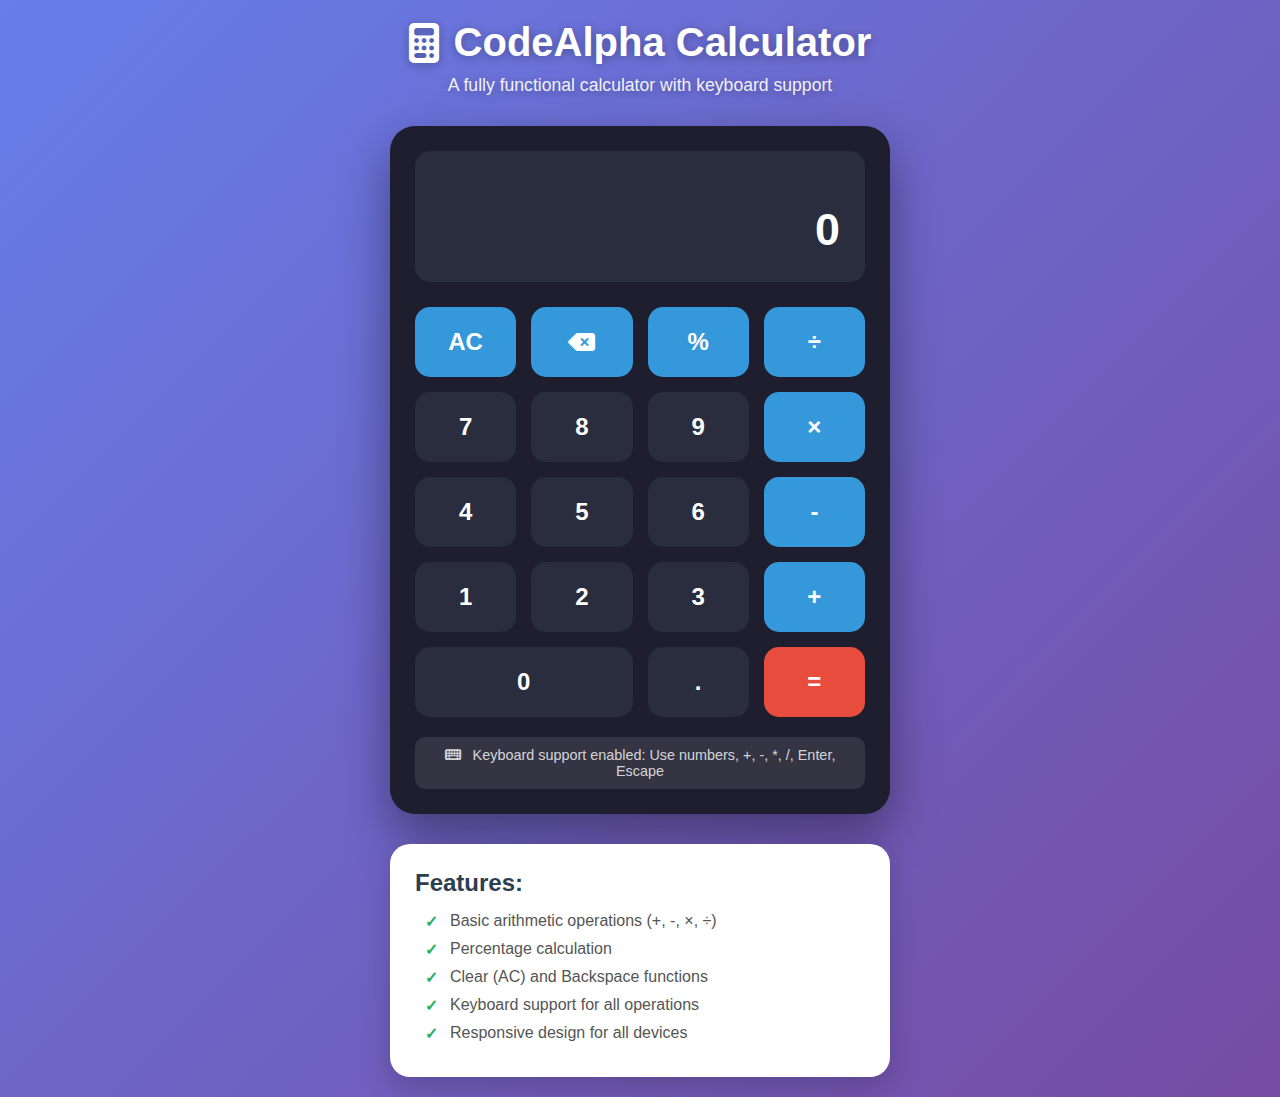
<file: task2/index.html>
<!DOCTYPE html>
<html lang="en">
<head>
    <meta charset="UTF-8">
    <meta name="viewport" content="width=device-width, initial-scale=1.0">
    <title>Calculator - CodeAlpha</title>
    <link rel="stylesheet" href="style.css">
    <link rel="stylesheet" href="https://cdnjs.cloudflare.com/ajax/libs/font-awesome/6.4.0/css/all.min.css">
</head>
<body>
    <div class="container">
        <header>
            <h1><i class="fas fa-calculator"></i> CodeAlpha Calculator</h1>
            <p>A fully functional calculator with keyboard support</p>
        </header>
        
        <div class="calculator">
            <div class="display">
                <div class="previous-operand" id="previous-operand"></div>
                <div class="current-operand" id="current-operand">0</div>
            </div>
            
            <div class="buttons">
                <button class="btn operation" data-operation="clear">AC</button>
                <button class="btn operation" data-operation="backspace">
                    <i class="fas fa-backspace"></i>
                </button>
                <button class="btn operation" data-operation="percentage">%</button>
                <button class="btn operation" data-operation="divide">÷</button>
                
                <button class="btn number" data-number="7">7</button>
                <button class="btn number" data-number="8">8</button>
                <button class="btn number" data-number="9">9</button>
                <button class="btn operation" data-operation="multiply">×</button>
                
                <button class="btn number" data-number="4">4</button>
                <button class="btn number" data-number="5">5</button>
                <button class="btn number" data-number="6">6</button>
                <button class="btn operation" data-operation="subtract">-</button>
                
                <button class="btn number" data-number="1">1</button>
                <button class="btn number" data-number="2">2</button>
                <button class="btn number" data-number="3">3</button>
                <button class="btn operation" data-operation="add">+</button>
                
                <button class="btn number zero" data-number="0">0</button>
                <button class="btn number" data-number=".">.</button>
                <button class="btn operation equals" data-operation="equals">=</button>
            </div>
            
            <div class="keyboard-hint">
                <p><i class="fas fa-keyboard"></i> Keyboard support enabled: Use numbers, +, -, *, /, Enter, Escape</p>
            </div>
        </div>
        
        <div class="instructions">
            <h3>Features:</h3>
            <ul>
                <li>Basic arithmetic operations (+, -, ×, ÷)</li>
                <li>Percentage calculation</li>
                <li>Clear (AC) and Backspace functions</li>
                <li>Keyboard support for all operations</li>
                <li>Responsive design for all devices</li>
            </ul>
        </div>
    </div>
    
    <script src="app.js"></script>
</body>
</html>
</file>
<file: task2/style.css>
* {
    margin: 0;
    padding: 0;
    box-sizing: border-box;
    font-family: 'Segoe UI', Tahoma, Geneva, Verdana, sans-serif;
}

body {
    background: linear-gradient(135deg, #667eea 0%, #764ba2 100%);
    min-height: 100vh;
    display: flex;
    justify-content: center;
    align-items: center;
    padding: 20px;
}

.container {
    max-width: 500px;
    width: 100%;
}

header {
    text-align: center;
    margin-bottom: 30px;
    color: white;
    text-shadow: 0 2px 10px rgba(0, 0, 0, 0.3);
}

header h1 {
    font-size: 2.5rem;
    margin-bottom: 10px;
    display: flex;
    align-items: center;
    justify-content: center;
    gap: 15px;
}

header p {
    font-size: 1.1rem;
    opacity: 0.9;
}

.calculator {
    background: #1e1e2e;
    border-radius: 25px;
    padding: 25px;
    box-shadow: 0 20px 50px rgba(0, 0, 0, 0.4);
    margin-bottom: 30px;
}

.display {
    background: #2a2d3e;
    border-radius: 15px;
    padding: 25px;
    margin-bottom: 25px;
    text-align: right;
    min-height: 120px;
    display: flex;
    flex-direction: column;
    justify-content: space-between;
    overflow: hidden;
}

.previous-operand {
    color: rgba(255, 255, 255, 0.7);
    font-size: 1.2rem;
    min-height: 27px;
    word-break: break-all;
}

.current-operand {
    color: white;
    font-size: 2.8rem;
    font-weight: 600;
    word-break: break-all;
    line-height: 1.2;
}

.buttons {
    display: grid;
    grid-template-columns: repeat(4, 1fr);
    gap: 15px;
}

.btn {
    border: none;
    border-radius: 15px;
    font-size: 1.5rem;
    font-weight: 600;
    height: 70px;
    cursor: pointer;
    transition: all 0.2s ease;
    display: flex;
    align-items: center;
    justify-content: center;
    color: white;
}

.btn:active {
    transform: scale(0.95);
}

.number {
    background: #2a2d3e;
}

.number:hover {
    background: #3a3d4e;
}

.zero {
    grid-column: span 2;
}

.operation {
    background: #3498db;
}

.operation:hover {
    background: #2980b9;
}

.equals {
    background: #e74c3c;
}

.equals:hover {
    background: #c0392b;
}

.keyboard-hint {
    margin-top: 20px;
    padding: 10px;
    background: rgba(255, 255, 255, 0.1);
    border-radius: 10px;
    text-align: center;
    color: rgba(255, 255, 255, 0.8);
    font-size: 0.9rem;
}

.keyboard-hint i {
    margin-right: 8px;
}

.instructions {
    background: white;
    padding: 25px;
    border-radius: 20px;
    box-shadow: 0 10px 30px rgba(0, 0, 0, 0.2);
}

.instructions h3 {
    color: #2c3e50;
    margin-bottom: 15px;
    font-size: 1.5rem;
    display: flex;
    align-items: center;
    gap: 10px;
}

.instructions ul {
    list-style-type: none;
    padding-left: 10px;
}

.instructions li {
    margin-bottom: 10px;
    padding-left: 25px;
    position: relative;
    color: #555;
}

.instructions li:before {
    content: "✓";
    position: absolute;
    left: 0;
    color: #27ae60;
    font-weight: bold;
}

/* Responsive Design */
@media (max-width: 576px) {
    header h1 {
        font-size: 2rem;
    }
    
    .calculator {
        padding: 20px;
    }
    
    .display {
        padding: 20px;
        min-height: 100px;
    }
    
    .current-operand {
        font-size: 2.2rem;
    }
    
    .btn {
        height: 60px;
        font-size: 1.3rem;
    }
    
    .buttons {
        gap: 12px;
    }
}

@media (max-width: 400px) {
    .btn {
        height: 55px;
        font-size: 1.2rem;
    }
    
    .buttons {
        gap: 10px;
    }
    
    header h1 {
        font-size: 1.8rem;
    }
}
</file>
